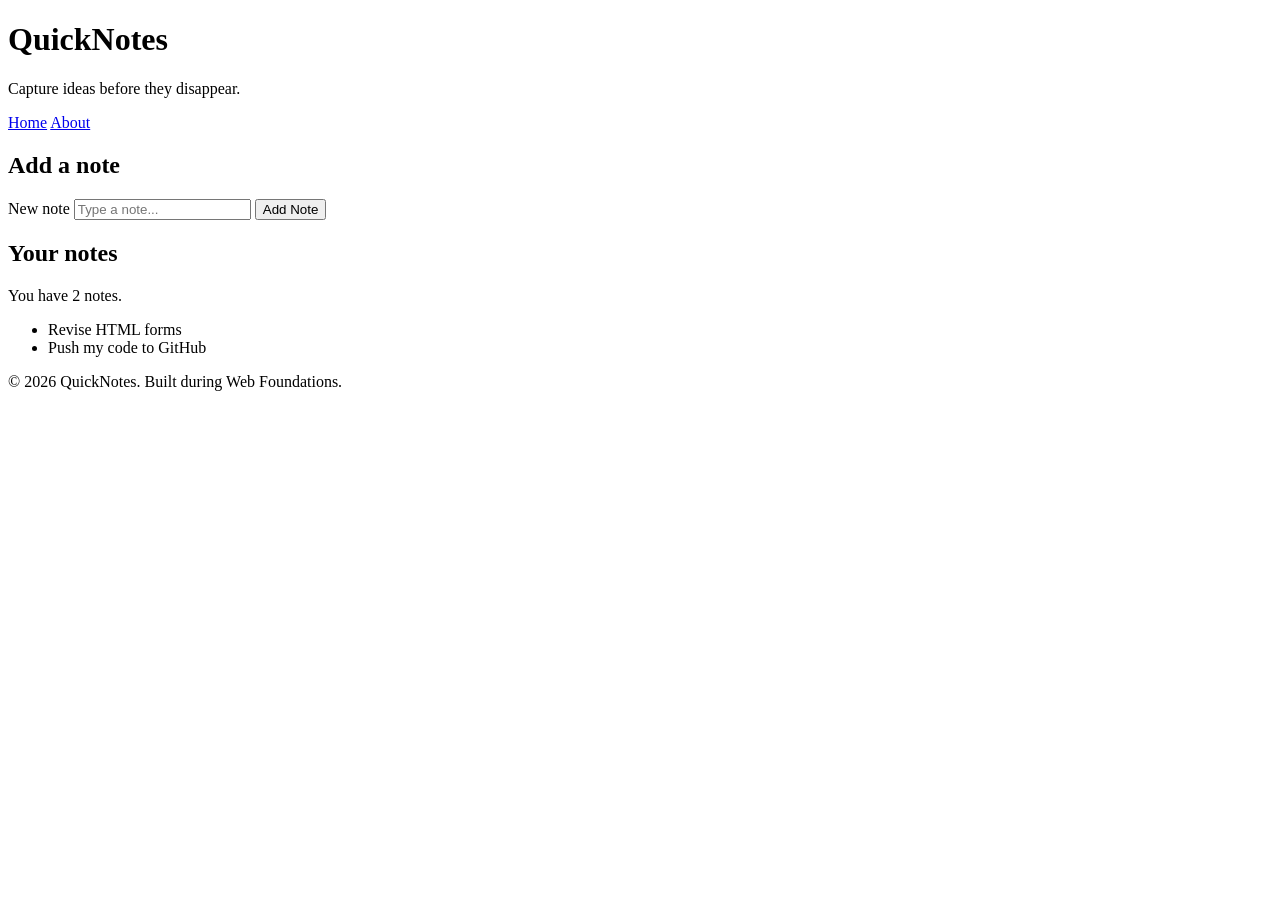
<file: day1/index.html>
<!DOCTYPE html>
<html lang="en">
  <head>
    <meta charset="UTF-8" />
    <meta name="viewport" content="width=device-width, initial-scale=1.0" />
    <title>QuickNotes</title>
  </head>
  <body>
    <header>
      <h1>QuickNotes</h1>
      <p>Capture ideas before they disappear.</p>
      <nav>
        <a href="index.html">Home</a>
        <a href="about.html">About</a>
      </nav>
    </header>

    <main>
      <section>
        <h2>Add a note</h2>
        <form id="note-form">
          <label for="note-input">New note</label>
          <input type="text" id="note-input" placeholder="Type a note..." />
          <button type="submit">Add Note</button>
        </form>
      </section>

      <section>
        <h2>Your notes</h2>
        <p id="note-count">You have 2 notes.</p>
        <ul id="notes-list">
          <li>Revise HTML forms</li>
          <li>Push my code to GitHub</li>
        </ul>
      </section>
    </main>

    <footer>
      <p>&copy; 2026 QuickNotes. Built during Web Foundations.</p>
    </footer>
  </body>
</html>
</file>
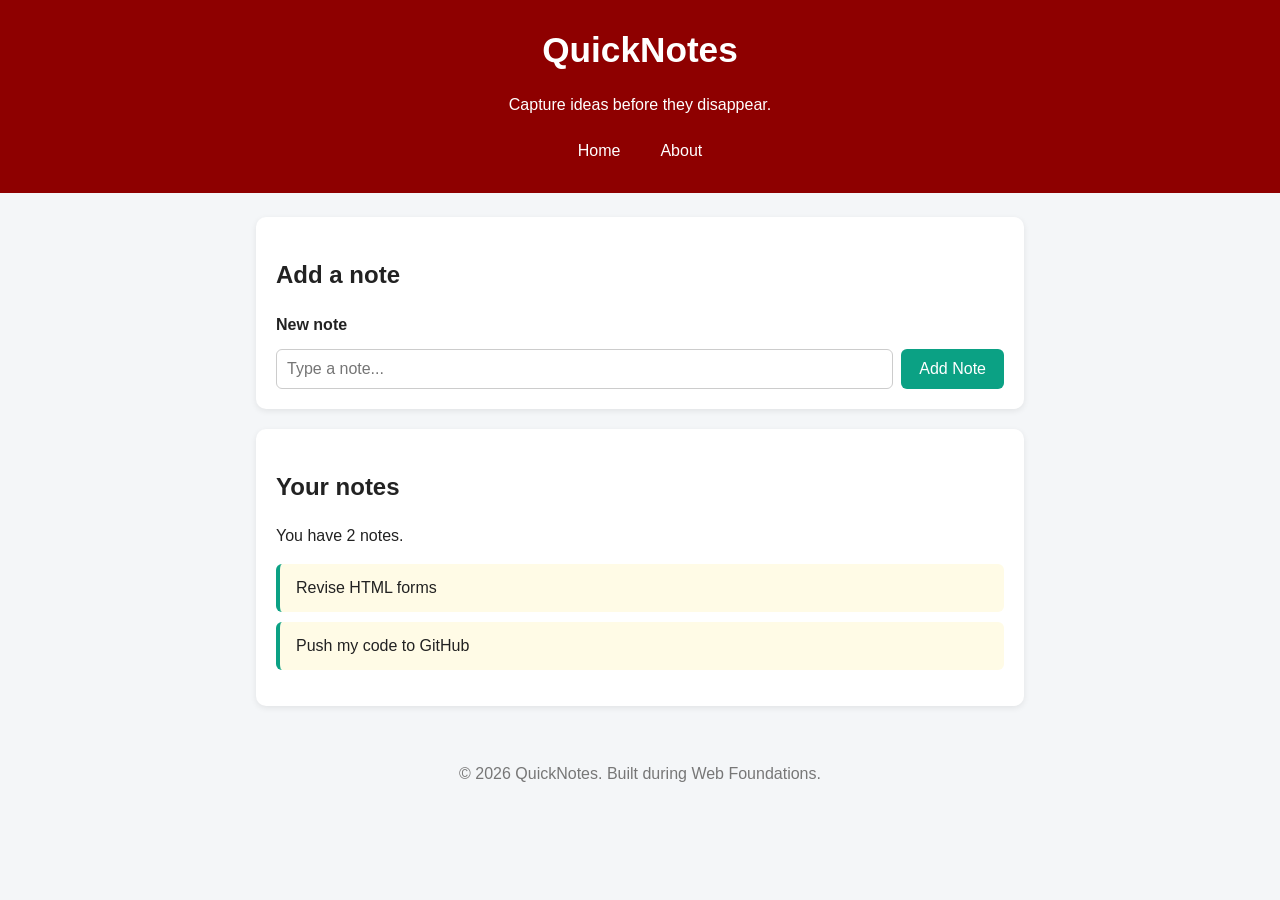
<file: day2/index.html>
<!DOCTYPE html>
<html lang="en">
  <head>
    <meta charset="UTF-8" />
    <meta name="viewport" content="width=device-width, initial-scale=1.0" />
    <title>QuickNotes</title>
    <link rel="stylesheet" href="style.css" />
  </head>
  <body>
    <header>
      <h1>QuickNotes</h1>
      <p>Capture ideas before they disappear.</p>
      <nav>
        <a href="index.html">Home</a>
        <a href="about.html">About</a>
      </nav>
    </header>

    <main>
      <section>
        <h2>Add a note</h2>
        <form id="note-form">
          <label for="note-input">New note</label>
          <input type="text" id="note-input" placeholder="Type a note..." />
          <button type="submit">Add Note</button>
        </form>
      </section>

      <section>
        <h2>Your notes</h2>
        <p id="note-count">You have 2 notes.</p>
        <ul id="notes-list">
          <li class="note">Revise HTML forms</li>
          <li class="note">Push my code to GitHub</li>
        </ul>
      </section>
    </main>

    <footer>
      <p>&copy; 2026 QuickNotes. Built during Web Foundations.</p>
    </footer>
  </body>
</html>
</file>
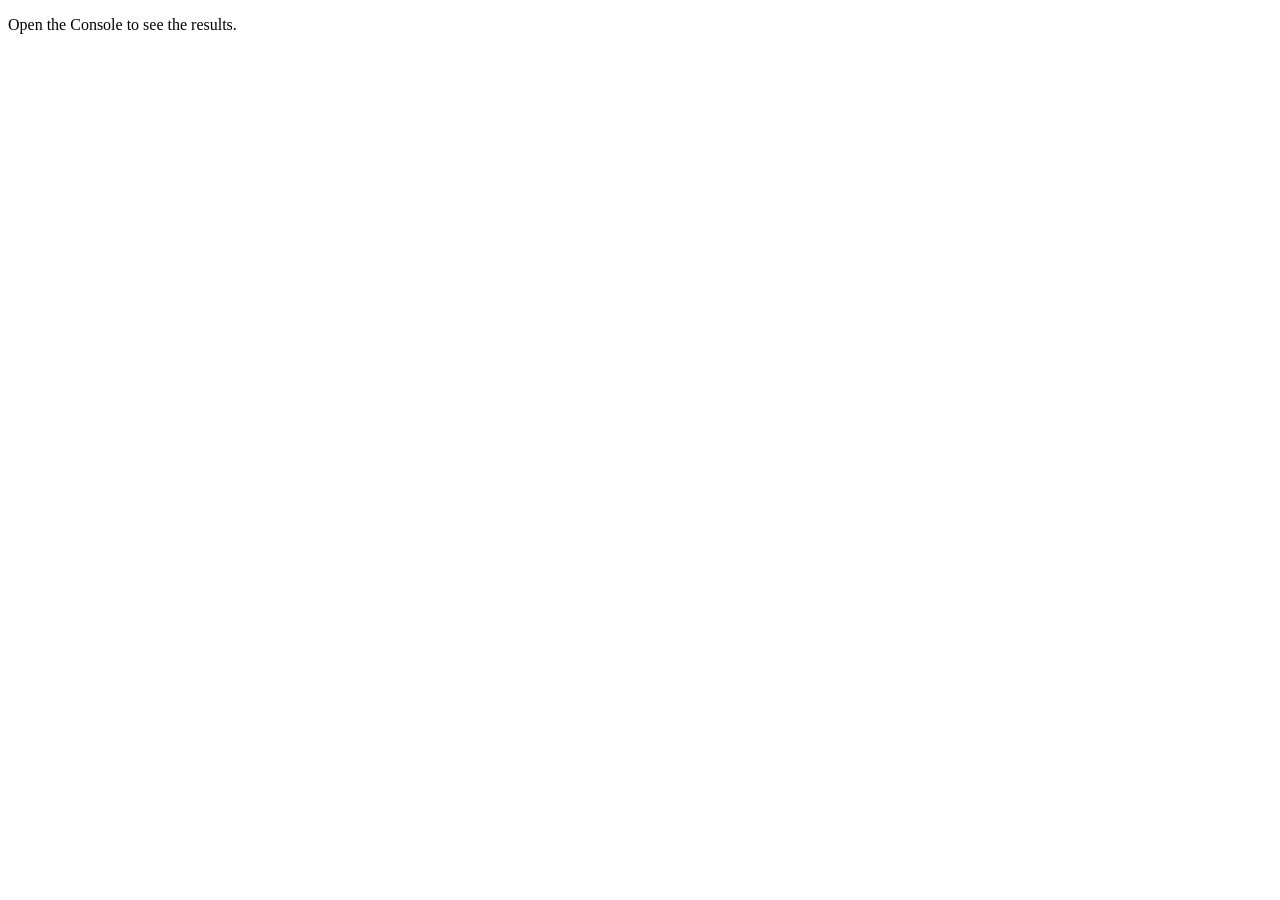
<file: day3/index.html>
<!DOCTYPE html>
<html lang="en">
<head>
  <meta charset="UTF-8">
  <meta name="viewport" content="width=device-width, initial-scale=1.0">
  <title>Notes Toolkit</title>
  <script src="script.js" defer></script>
</head>
<body>
  <p>Open the Console to see the results.</p>
</body>
</html>
</file>
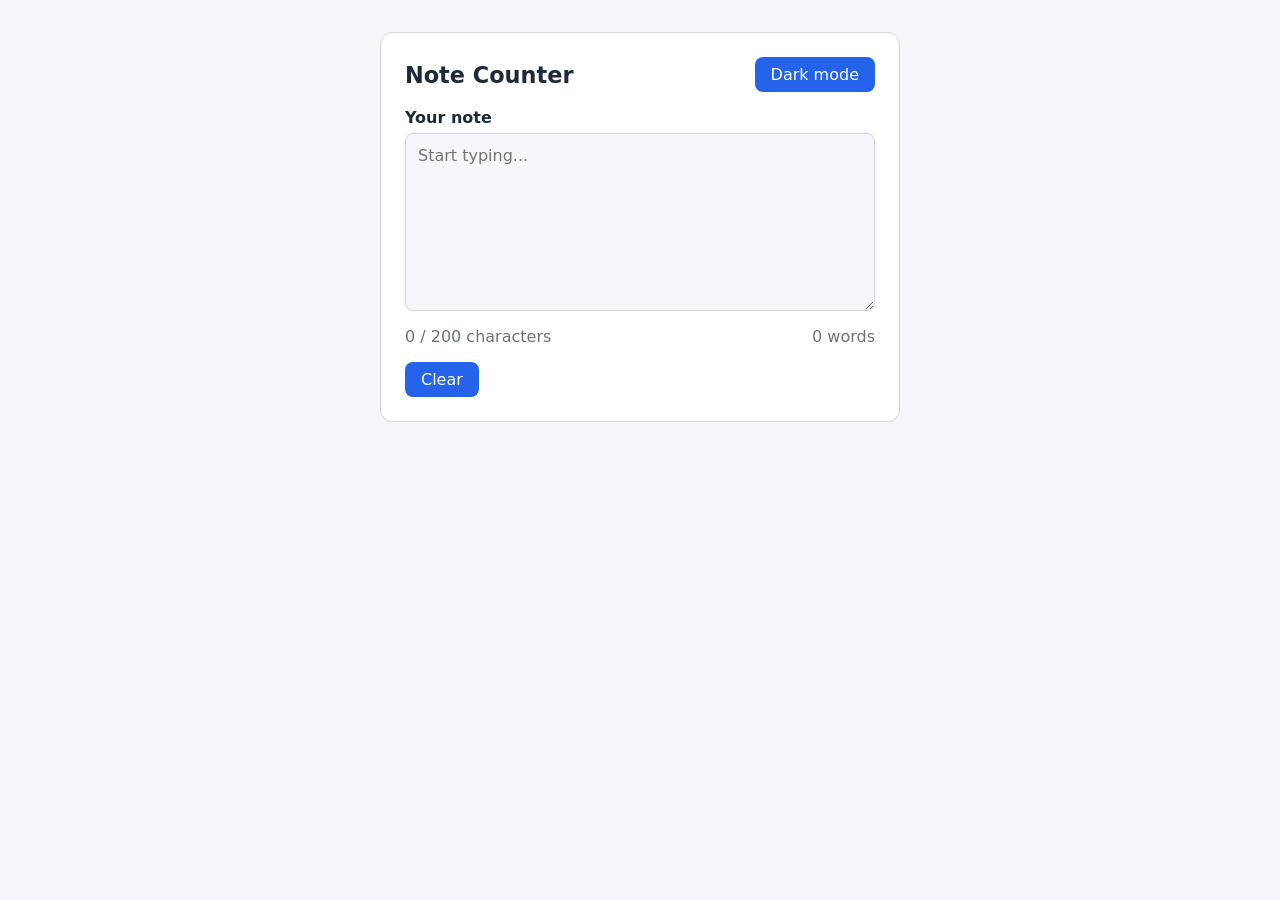
<file: day4/index.html>
<!DOCTYPE html>
<html lang="en">
<head>
  <meta charset="UTF-8">
  <meta name="viewport" content="width=device-width, initial-scale=1.0">
  <title>Note Counter</title>
  <link rel="stylesheet" href="style.css">
  <script src="script.js" defer></script>
</head>
<body>
  <main class="card">
    <header class="top">
      <h1>Note Counter</h1>
      <button id="theme-toggle" type="button">Dark mode</button>
    </header>

    <label for="note-text">Your note</label>
    <textarea id="note-text" rows="8" placeholder="Start typing..."></textarea>

    <div class="stats">
      <p id="char-count">0 / 200 characters</p>
      <p id="word-count">0 words</p>
    </div>

    <button id="clear-btn" type="button">Clear</button>
  </main>
</body>
</html>
</file>
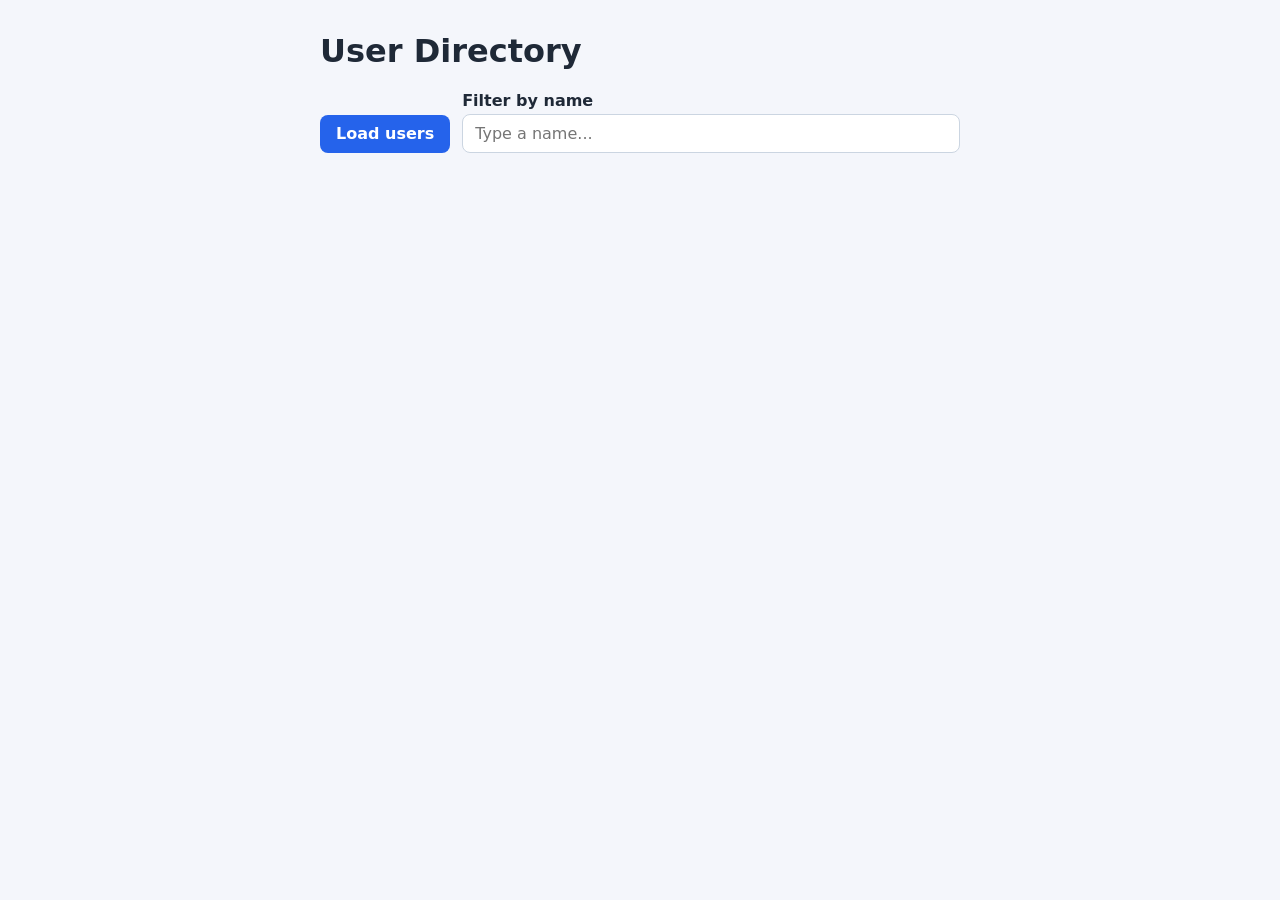
<file: day5/index.html>
<!DOCTYPE html>
<html lang="en">
<head>
  <meta charset="UTF-8">
  <meta name="viewport" content="width=device-width, initial-scale=1.0">
  <title>User Directory</title>
  <script src="users.js" defer></script>
  <style>
    * { box-sizing: border-box; }
    body {
      margin: 0;
      padding: 2rem 1rem;
      font-family: system-ui, -apple-system, "Segoe UI", Roboto, sans-serif;
      background: #f4f6fb;
      color: #1f2937;
    }
    main {
      max-width: 640px;
      margin: 0 auto;
    }
    h1 { margin-top: 0; }
    .controls {
      display: flex;
      gap: 0.75rem;
      align-items: flex-end;
      flex-wrap: wrap;
      margin-bottom: 1rem;
    }
    .field { display: flex; flex-direction: column; flex: 1; min-width: 180px; }
    label { font-weight: 600; margin-bottom: 0.25rem; }
    input {
      padding: 0.55rem 0.75rem;
      font: inherit;
      border: 1px solid #cbd5e1;
      border-radius: 8px;
    }
    button {
      padding: 0.6rem 1rem;
      font: inherit;
      font-weight: 600;
      color: #fff;
      background: #2563eb;
      border: none;
      border-radius: 8px;
      cursor: pointer;
    }
    button:hover:not(:disabled) { background: #1d4ed8; }
    button:disabled { background: #94a3b8; cursor: not-allowed; }
    #status { min-height: 1.5rem; color: #475569; }
    #status.error { color: #dc2626; font-weight: 600; }
    #users-list { list-style: none; margin: 0; padding: 0; }
    #users-list li {
      background: #fff;
      border: 1px solid #e2e8f0;
      border-radius: 8px;
      padding: 0.8rem 1rem;
      margin-bottom: 0.75rem;
    }
    #users-list h2 { margin: 0 0 0.35rem; font-size: 1.1rem; }
    #users-list p { margin: 0.1rem 0; }
  </style>
</head>
<body>
  <main>
    <h1>User Directory</h1>

    <div class="controls">
      <button id="load-users" type="button">Load users</button>
      <div class="field">
        <label for="filter-input">Filter by name</label>
        <input type="text" id="filter-input" placeholder="Type a name...">
      </div>
    </div>

    <p id="status"></p>
    <ul id="users-list"></ul>
  </main>
</body>
</html>
</file>
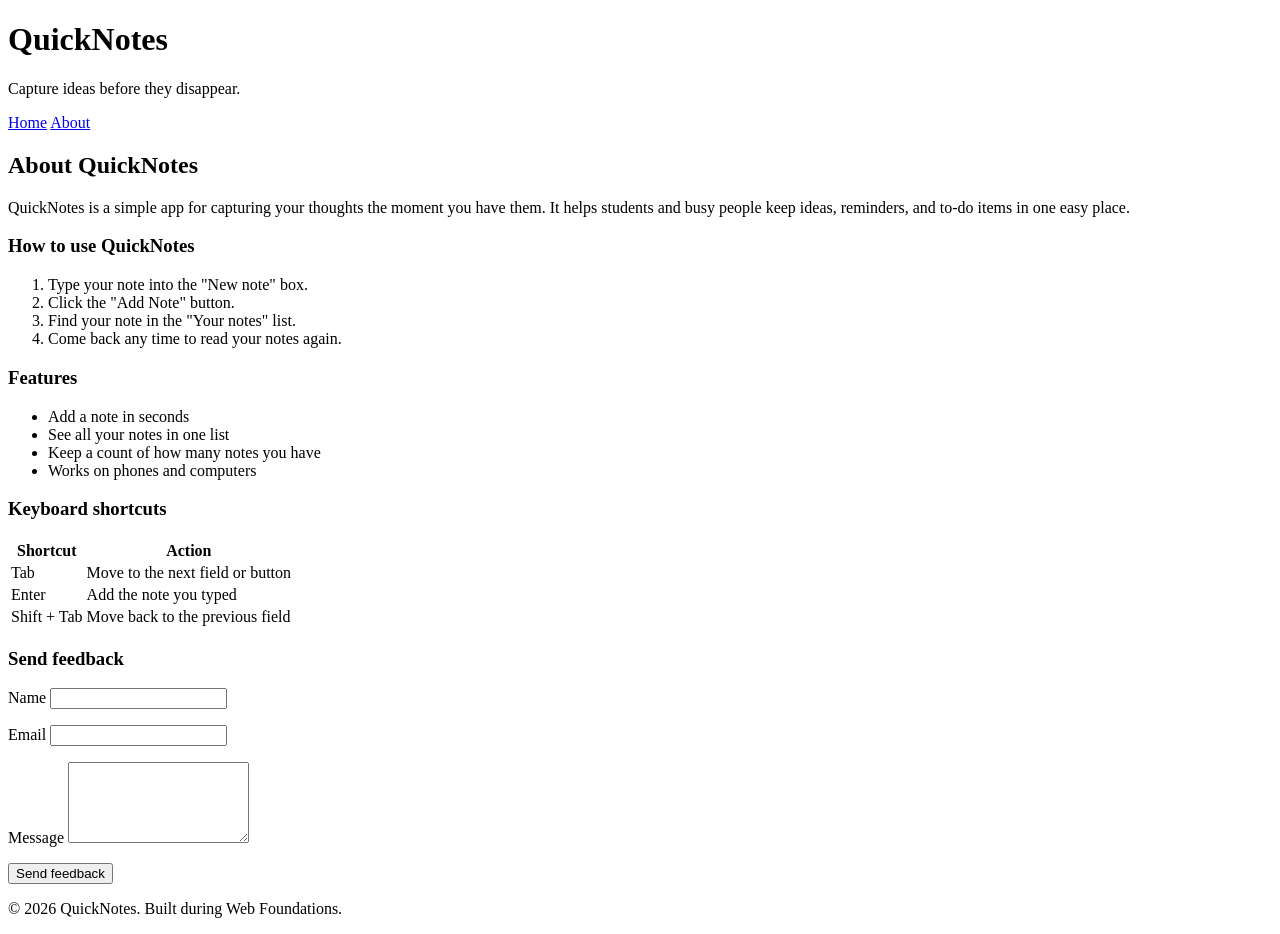
<file: day1/about.html>
<!DOCTYPE html>
<html lang="en">
  <head>
    <meta charset="UTF-8" />
    <meta name="viewport" content="width=device-width, initial-scale=1.0" />
    <title>About QuickNotes</title>
  </head>
  <body>
    <header>
      <h1>QuickNotes</h1>
      <p>Capture ideas before they disappear.</p>
      <nav>
        <a href="index.html">Home</a>
        <a href="about.html">About</a>
      </nav>
    </header>

    <main>
      <h2>About QuickNotes</h2>
      <p>
        QuickNotes is a simple app for capturing your thoughts the moment you
        have them. It helps students and busy people keep ideas, reminders,
        and to-do items in one easy place.
      </p>

      <section>
        <h3>How to use QuickNotes</h3>
        <ol>
          <li>Type your note into the "New note" box.</li>
          <li>Click the "Add Note" button.</li>
          <li>Find your note in the "Your notes" list.</li>
          <li>Come back any time to read your notes again.</li>
        </ol>
      </section>

      <section>
        <h3>Features</h3>
        <ul>
          <li>Add a note in seconds</li>
          <li>See all your notes in one list</li>
          <li>Keep a count of how many notes you have</li>
          <li>Works on phones and computers</li>
        </ul>
      </section>

      <section>
        <h3>Keyboard shortcuts</h3>
        <table>
          <thead>
            <tr>
              <th>Shortcut</th>
              <th>Action</th>
            </tr>
          </thead>
          <tbody>
            <tr>
              <td>Tab</td>
              <td>Move to the next field or button</td>
            </tr>
            <tr>
              <td>Enter</td>
              <td>Add the note you typed</td>
            </tr>
            <tr>
              <td>Shift + Tab</td>
              <td>Move back to the previous field</td>
            </tr>
          </tbody>
        </table>
      </section>

      <section>
        <h3>Send feedback</h3>
        <form>
          <p>
            <label for="name">Name</label>
            <input type="text" id="name" name="name" required />
          </p>
          <p>
            <label for="email">Email</label>
            <input type="email" id="email" name="email" required />
          </p>
          <p>
            <label for="message">Message</label>
            <textarea id="message" name="message" rows="5" required></textarea>
          </p>
          <button type="submit">Send feedback</button>
        </form>
      </section>
    </main>

    <footer>
      <p>&copy; 2026 QuickNotes. Built during Web Foundations.</p>
    </footer>
  </body>
</html>
</file>
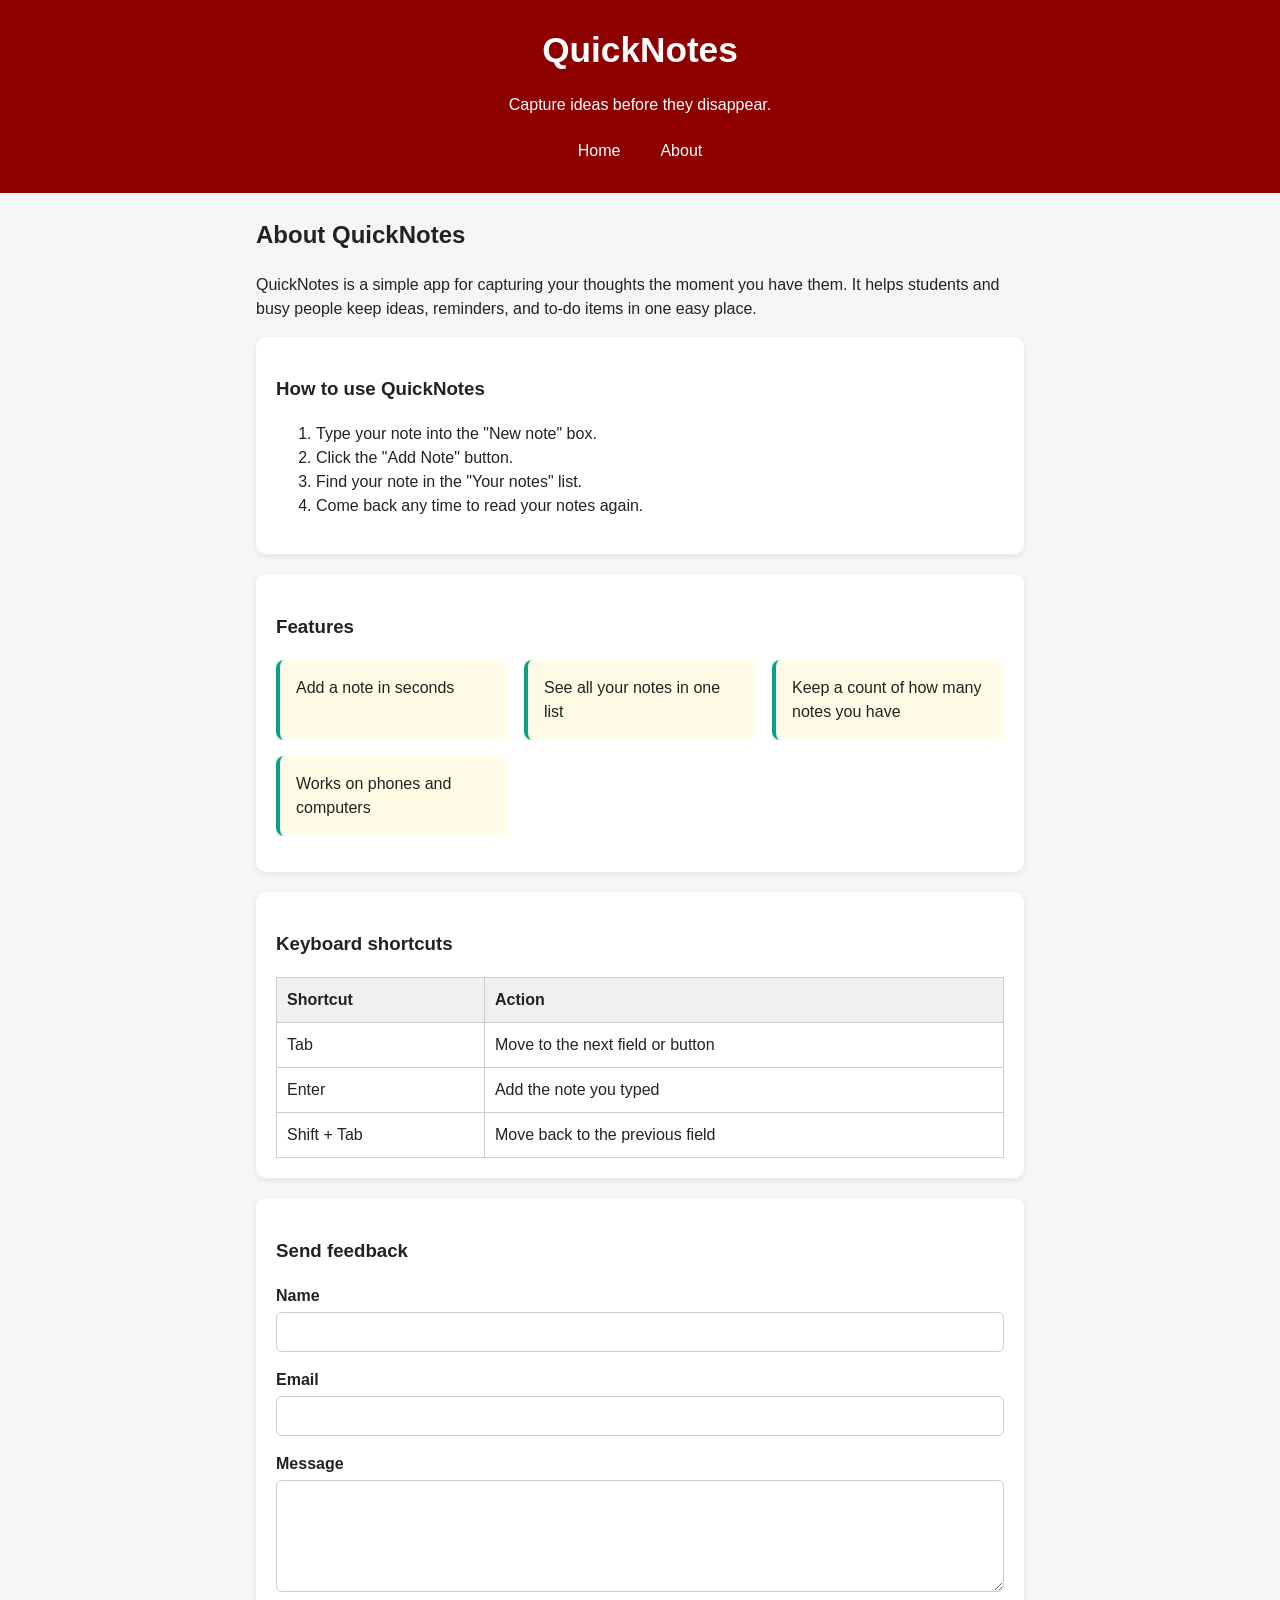
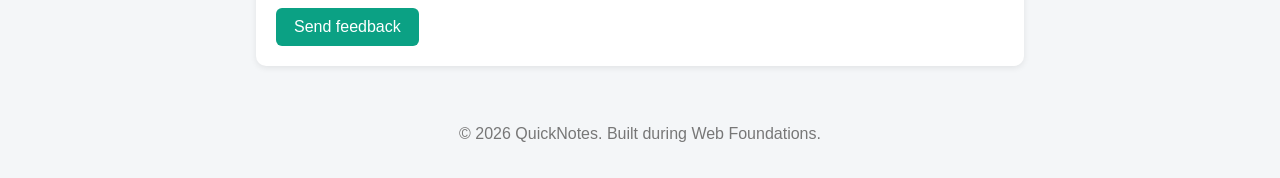
<file: day2/about.html>
<!DOCTYPE html>
<html lang="en">
  <head>
    <meta charset="UTF-8" />
    <meta name="viewport" content="width=device-width, initial-scale=1.0" />
    <title>About QuickNotes</title>
    <link rel="stylesheet" href="style.css" />
  </head>
  <body>
    <header>
      <h1>QuickNotes</h1>
      <p>Capture ideas before they disappear.</p>
      <nav>
        <a href="index.html">Home</a>
        <a href="about.html">About</a>
      </nav>
    </header>

    <main>
      <h2>About QuickNotes</h2>
      <p>
        QuickNotes is a simple app for capturing your thoughts the moment you
        have them. It helps students and busy people keep ideas, reminders,
        and to-do items in one easy place.
      </p>

      <section>
        <h3>How to use QuickNotes</h3>
        <ol>
          <li>Type your note into the "New note" box.</li>
          <li>Click the "Add Note" button.</li>
          <li>Find your note in the "Your notes" list.</li>
          <li>Come back any time to read your notes again.</li>
        </ol>
      </section>

      <section>
        <h3>Features</h3>
        <ul class="features">
          <li>Add a note in seconds</li>
          <li>See all your notes in one list</li>
          <li>Keep a count of how many notes you have</li>
          <li>Works on phones and computers</li>
        </ul>
      </section>

      <section>
        <h3>Keyboard shortcuts</h3>
        <table>
          <thead>
            <tr>
              <th>Shortcut</th>
              <th>Action</th>
            </tr>
          </thead>
          <tbody>
            <tr>
              <td>Tab</td>
              <td>Move to the next field or button</td>
            </tr>
            <tr>
              <td>Enter</td>
              <td>Add the note you typed</td>
            </tr>
            <tr>
              <td>Shift + Tab</td>
              <td>Move back to the previous field</td>
            </tr>
          </tbody>
        </table>
      </section>

      <section>
        <h3>Send feedback</h3>
        <form>
          <p>
            <label for="name">Name</label>
            <input type="text" id="name" name="name" required />
          </p>
          <p>
            <label for="email">Email</label>
            <input type="email" id="email" name="email" required />
          </p>
          <p>
            <label for="message">Message</label>
            <textarea id="message" name="message" rows="5" required></textarea>
          </p>
          <button type="submit">Send feedback</button>
        </form>
      </section>
    </main>

    <footer>
      <p>&copy; 2026 QuickNotes. Built during Web Foundations.</p>
    </footer>
  </body>
</html>
</file>
<file: day2/style.css>
/* 1. Reset and base styles */
*,
*::before,
*::after {
  box-sizing: border-box;
}

body {
  margin: 0;
  font-family: "Segoe UI", Arial, sans-serif;
  background-color: #f4f6f8;
  color: #222;
  line-height: 1.5;
}

header {
  background-color: #8e0000;
  color: white;
  text-align: center;
  padding: 24px 16px;
}

header h1 {
  margin: 0;
  font-size: 2.2rem;
}/* 2. Navigation */
nav {
  display: flex;
  justify-content: center;
  gap: 16px;
  margin-top: 12px;
}

nav a {
  color: white;
  text-decoration: none;
  padding: 6px 12px;
  border-radius: 6px;
}/* 3. Centred main and white cards */
main {
  max-width: 800px;
  margin: 24px auto;
  padding: 0 16px;
}

section {
  background: white;
  padding: 20px;
  border-radius: 10px;
  margin-bottom: 20px;
  box-shadow: 0 2px 6px rgba(0, 0, 0, 0.08);
}/* 4. Features grid */
.features {
  list-style: none;
  padding: 0;
  display: grid;
  grid-template-columns: repeat(auto-fit, minmax(180px, 1fr));
  gap: 16px;
}

.features li {
  background-color: #fffbe6;
  border-left: 4px solid #0ba184;
  padding: 16px;
  border-radius: 8px;
}/* 5. Table and form */
table {
  width: 100%;
  border-collapse: collapse;
}

th,
td {
  border: 1px solid #ccc;
  padding: 10px;
  text-align: left;
}

th {
  background-color: #f0f0f0;
}

label {
  display: block;
  font-weight: bold;
  margin-bottom: 4px;
}

input,
textarea {
  display: block;
  width: 100%;
  padding: 10px;
  border: 1px solid #ccc;
  border-radius: 6px;
  font-size: 1rem;
  font-family: inherit;
}

/* Home page form keeps its input and button side by side */
#note-form {
  display: flex;
  gap: 8px;
  flex-wrap: wrap;
}

#note-form label {
  width: 100%;
}

#note-input {
  flex: 1;
  width: auto;
}

/* Home page notes list */
#notes-list {
  list-style: none;
  padding: 0;
}

.note {
  background-color: #fffbe6;
  border-left: 4px solid #0ba184;
  padding: 12px 16px;
  margin-bottom: 10px;
  border-radius: 6px;
}/* 6. Buttons, hover and transitions */
nav a {
  transition: background-color 0.2s ease;
}

nav a:hover {
  background-color: rgba(255, 255, 255, 0.25);
}

button {
  background-color: #0ba184;
  color: white;
  border: none;
  padding: 10px 18px;
  border-radius: 6px;
  font-size: 1rem;
  cursor: pointer;
  transition: background-color 0.2s ease, transform 0.1s ease;
}

button:hover {
  background-color: #088a70;
  transform: translateY(-2px);
}

footer {
  text-align: center;
  color: #777;
  padding: 16px;
}/* 7. Phones */
@media (max-width: 600px) {
  header {
    padding: 14px 8px;
  }

  header h1 {
    font-size: 1.5rem;
  }

  #note-form {
    flex-direction: column;
  }
}
</file>
<file: day4/style.css>
:root {
  --bg: #f4f6fb;
  --card-bg: #ffffff;
  --text: #1f2937;
  --muted: #6b7280;
  --border: #d1d5db;
  --accent: #2563eb;
  --accent-text: #ffffff;
  --warning: #d97706;
  --over: #dc2626;
}

body.dark {
  --bg: #111827;
  --card-bg: #1f2937;
  --text: #f3f4f6;
  --muted: #9ca3af;
  --border: #374151;
  --accent: #60a5fa;
  --accent-text: #111827;
  --warning: #fb923c;
  --over: #f87171;
}

* {
  box-sizing: border-box;
}

body {
  margin: 0;
  min-height: 100vh;
  display: flex;
  justify-content: center;
  align-items: flex-start;
  padding: 2rem 1rem;
  background: var(--bg);
  color: var(--text);
  font-family: system-ui, -apple-system, "Segoe UI", Roboto, sans-serif;
  transition: background 0.2s, color 0.2s;
}

.card {
  width: 100%;
  max-width: 520px;
  background: var(--card-bg);
  border: 1px solid var(--border);
  border-radius: 12px;
  padding: 1.5rem;
}

.top {
  display: flex;
  justify-content: space-between;
  align-items: center;
  margin-bottom: 1rem;
}

h1 {
  margin: 0;
  font-size: 1.4rem;
}

label {
  display: block;
  margin-bottom: 0.4rem;
  font-weight: 600;
}

textarea {
  width: 100%;
  padding: 0.75rem;
  font: inherit;
  color: var(--text);
  background: var(--bg);
  border: 1px solid var(--border);
  border-radius: 8px;
  resize: vertical;
}

textarea:focus {
  outline: 2px solid var(--accent);
  outline-offset: 1px;
}

.stats {
  display: flex;
  justify-content: space-between;
  margin: 0.75rem 0 1rem;
}

.stats p {
  margin: 0;
  color: var(--muted);
}

#char-count.warning {
  color: var(--warning);
}

#char-count.over {
  color: var(--over);
  font-weight: bold;
}

button {
  padding: 0.5rem 1rem;
  font: inherit;
  cursor: pointer;
  color: var(--accent-text);
  background: var(--accent);
  border: none;
  border-radius: 8px;
}

button:hover {
  opacity: 0.9;
}
</file>
